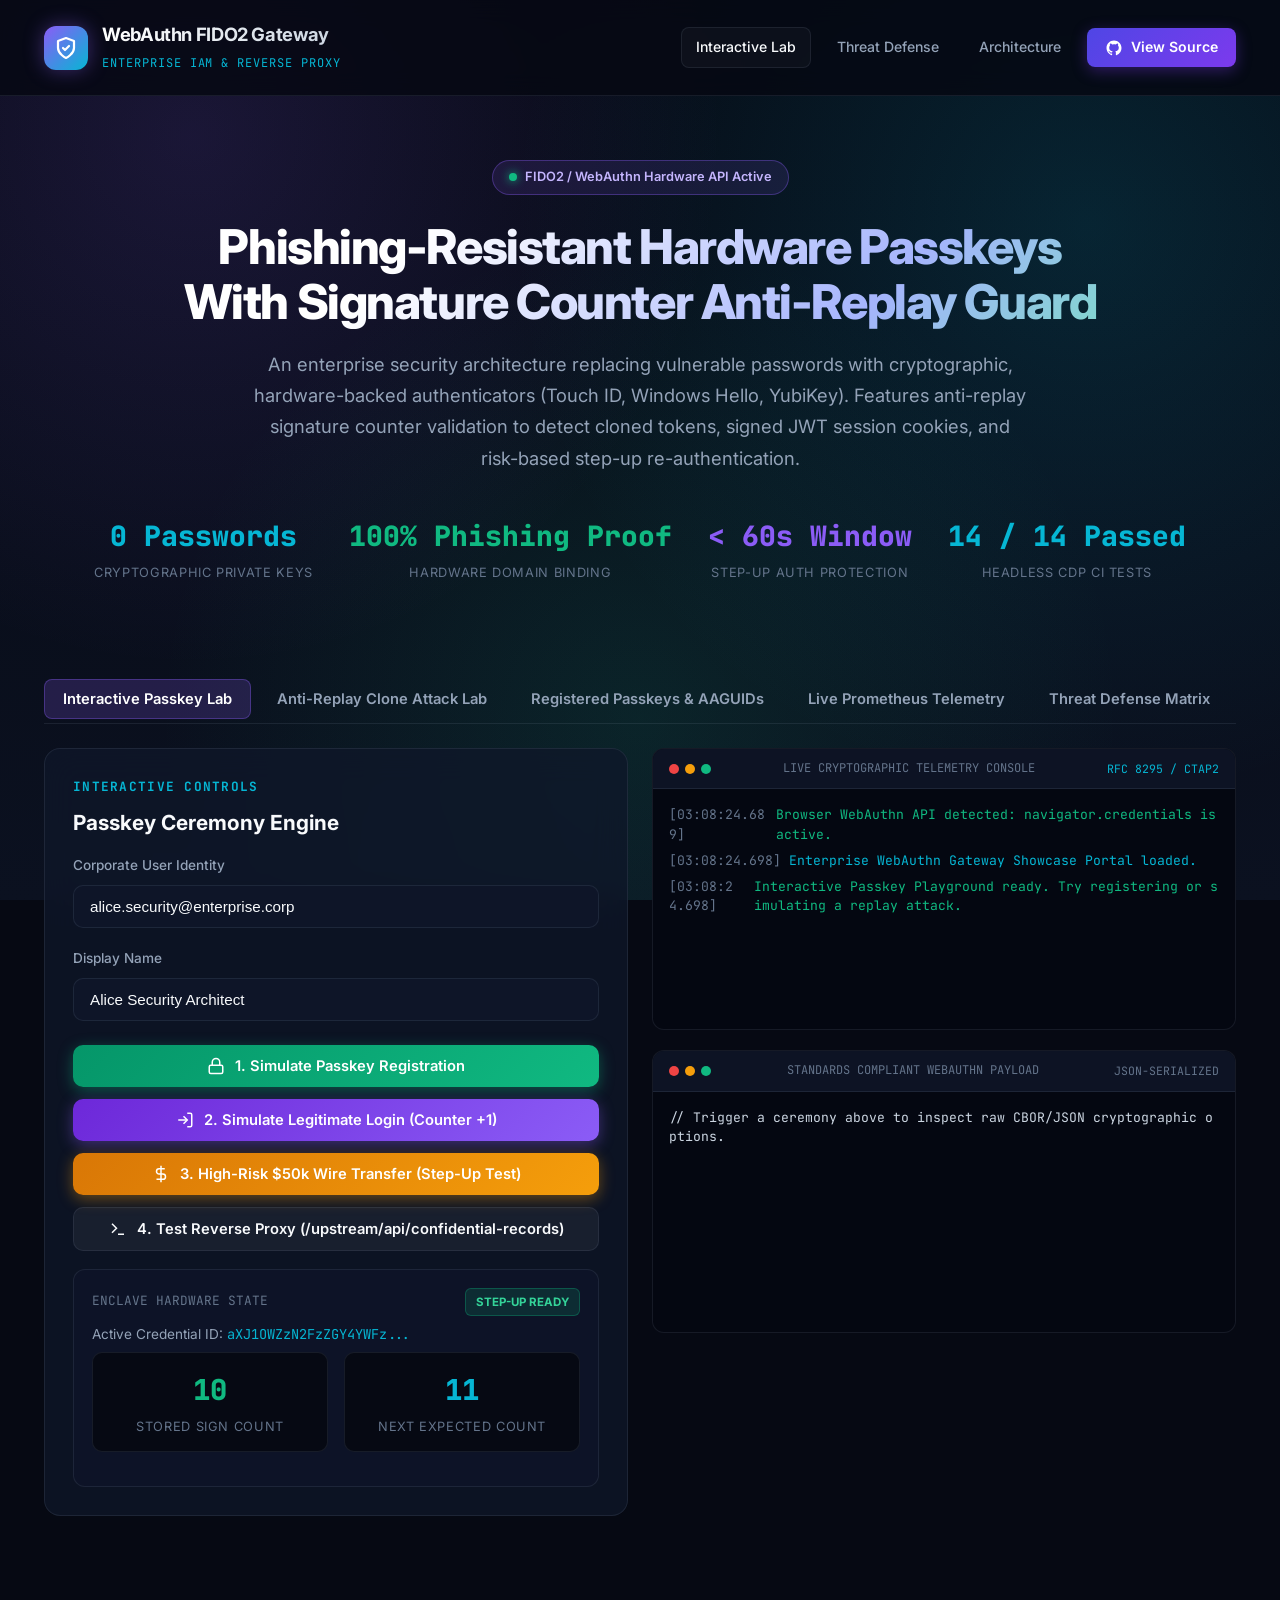
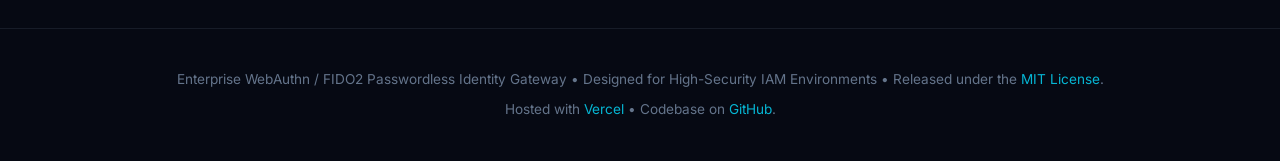
<file: portal/index.html>
<!DOCTYPE html>
<html lang="en">
<head>
  <meta charset="UTF-8">
  <meta name="viewport" content="width=device-width, initial-scale=1.0">
  <title>Enterprise WebAuthn / FIDO2 Identity Gateway — Interactive Showcase</title>
  <meta name="description" content="Production-ready FIDO2 / WebAuthn Level 3 Relying Party backend, anti-replay signature counter verification, step-up auth, and reverse proxy gateway.">
  <link rel="preconnect" href="https://fonts.googleapis.com">
  <link rel="preconnect" href="https://fonts.gstatic.com" crossorigin>
  <link href="https://fonts.googleapis.com/css2?family=Inter:wght@400;500;600;700;800&family=JetBrains+Mono:wght@400;500;600;700&display=swap" rel="stylesheet">
  <link rel="stylesheet" href="styles.css">
</head>
<body>
  <!-- Navigation Header -->
  <header class="navbar">
    <div class="container" style="display: flex; justify-content: space-between; align-items: center; width: 100%;">
      <div class="brand">
        <div class="brand-icon">
          <svg width="24" height="24" viewBox="0 0 24 24" fill="none" stroke="white" stroke-width="2.2" stroke-linecap="round" stroke-linejoin="round">
            <path d="M12 22s8-4 8-10V5l-8-3-8 3v7c0 6 8 10 8 10z"/>
            <path d="M9 12l2 2 4-4"/>
          </svg>
        </div>
        <div class="brand-text">
          <h1>WebAuthn FIDO2 Gateway</h1>
          <span>Enterprise IAM & Reverse Proxy</span>
        </div>
      </div>

      <nav class="nav-links">
        <a href="#playground" class="nav-link active">Interactive Lab</a>
        <a href="#threat-matrix" class="nav-link">Threat Defense</a>
        <a href="#architecture" class="nav-link">Architecture</a>
        <a href="https://github.com/ravishkarathnayaka/Enterprise-WebAuthn-FIDO2-Passwordless-Identity-Gateway." target="_blank" rel="noopener noreferrer" class="nav-btn">
          <svg width="18" height="18" viewBox="0 0 24 24" fill="currentColor">
            <path fill-rule="evenodd" clip-rule="evenodd" d="M12 2C6.477 2 2 6.484 2 12.017c0 4.425 2.865 8.18 6.839 9.504.5.092.682-.217.682-.483 0-.237-.008-.868-.013-1.703-2.782.605-3.369-1.343-3.369-1.343-.454-1.158-1.11-1.466-1.11-1.466-.908-.62.069-.608.069-.608 1.003.07 1.53 1.032 1.53 1.032.892 1.53 2.341 1.088 2.91.832.092-.647.35-1.088.636-1.338-2.22-.253-4.555-1.113-4.555-4.951 0-1.093.39-1.988 1.029-2.688-.103-.253-.446-1.272.098-2.65 0 0 .84-.27 2.75 1.026A9.564 9.564 0 0112 6.844c.85.004 1.705.115 2.504.337 1.909-1.296 2.747-1.027 2.747-1.027.546 1.379.202 2.398.1 2.651.64.7 1.028 1.595 1.028 2.688 0 3.848-2.339 4.695-4.566 4.943.359.309.678.92.678 1.855 0 1.338-.012 2.419-.012 2.747 0 .268.18.58.688.482A10.019 10.019 0 0022 12.017C22 6.484 17.522 2 12 2z"/>
          </svg>
          View Source
        </a>
      </nav>
    </div>
  </header>

  <!-- Hero Section -->
  <section class="hero">
    <div class="container">
      <div class="pill-badge">
        <span class="pulse-dot"></span>
        <span id="browserWebAuthnPill">FIDO2 / WebAuthn Level 3 Standard Active</span>
      </div>
      <h2>Phishing-Resistant Hardware Passkeys<br>With Signature Counter Anti-Replay Guard</h2>
      <p>
        An enterprise security architecture replacing vulnerable passwords with cryptographic, hardware-backed authenticators (Touch ID, Windows Hello, YubiKey). Features anti-replay signature counter validation to detect cloned tokens, signed JWT session cookies, and risk-based step-up re-authentication.
      </p>

      <div class="hero-stats">
        <div class="stat-item">
          <div class="stat-value cyan">0 Passwords</div>
          <div class="stat-label">Cryptographic Private Keys</div>
        </div>
        <div class="stat-item">
          <div class="stat-value emerald">100% Phishing Proof</div>
          <div class="stat-label">Hardware Domain Binding</div>
        </div>
        <div class="stat-item">
          <div class="stat-value violet">&lt; 60s Window</div>
          <div class="stat-label">Step-Up Auth Protection</div>
        </div>
        <div class="stat-item">
          <div class="stat-value cyan">14 / 14 Passed</div>
          <div class="stat-label">Headless CDP CI Tests</div>
        </div>
      </div>
    </div>
  </section>

  <!-- Main Interactive Section -->
  <main class="section" id="playground">
    <div class="container">
      <!-- Tab Controls -->
      <div class="tabs">
        <button class="tab-btn active" data-tab="playground">Interactive Passkey Lab</button>
        <button class="tab-btn" data-tab="counter-lab">Anti-Replay Clone Attack Lab</button>
        <button class="tab-btn" data-tab="credentials">Registered Passkeys & AAGUIDs</button>
        <button class="tab-btn" data-tab="telemetry">Live Prometheus Telemetry</button>
        <button class="tab-btn" data-tab="threat-matrix">Threat Defense Matrix</button>
        <button class="tab-btn" data-tab="architecture">Microservice Architecture</button>
      </div>

      <!-- TAB 1: INTERACTIVE PASSKEY LAB -->
      <div class="tab-content" id="tab-playground">
        <div class="grid-2">
          <!-- Controls Panel -->
          <div class="glass-card">
            <span class="section-tag">Interactive Controls</span>
            <h3 style="font-size: 1.3rem; margin-bottom: 16px;">Passkey Ceremony Engine</h3>
            
            <div class="playground-control">
              <label for="simUsername">Corporate User Identity</label>
              <input type="text" id="simUsername" class="input-field" value="alice.security@enterprise.corp">
            </div>
            
            <div class="playground-control">
              <label for="simDisplayName">Display Name</label>
              <input type="text" id="simDisplayName" class="input-field" value="Alice Security Architect">
            </div>

            <div style="margin-top: 24px; display: flex; flex-direction: column; gap: 12px;">
              <button class="cyber-btn cyber-btn-emerald" id="btnSimRegister">
                <svg width="18" height="18" viewBox="0 0 24 24" fill="none" stroke="currentColor" stroke-width="2">
                  <rect x="3" y="11" width="18" height="11" rx="2" ry="2"/>
                  <path d="M7 11V7a5 5 0 0 1 10 0v4"/>
                </svg>
                1. Simulate Passkey Registration
              </button>

              <button class="cyber-btn cyber-btn-violet" id="btnSimAuth">
                <svg width="18" height="18" viewBox="0 0 24 24" fill="none" stroke="currentColor" stroke-width="2">
                  <path d="M15 3h4a2 2 0 0 1 2 2v14a2 2 0 0 1-2 2h-4"/>
                  <polyline points="10 17 15 12 10 7"/>
                  <line x1="15" y1="12" x2="3" y2="12"/>
                </svg>
                2. Simulate Legitimate Login (Counter +1)
              </button>

              <button class="cyber-btn cyber-btn-amber" id="btnSimTransfer">
                <svg width="18" height="18" viewBox="0 0 24 24" fill="none" stroke="currentColor" stroke-width="2">
                  <line x1="12" y1="1" x2="12" y2="23"/>
                  <path d="M17 5H9.5a3.5 3.5 0 0 0 0 7h5a3.5 3.5 0 0 1 0 7H6"/>
                </svg>
                3. High-Risk $50k Wire Transfer (Step-Up Test)
              </button>

              <button class="cyber-btn cyber-btn-outline" id="btnSimUpstream">
                <svg width="18" height="18" viewBox="0 0 24 24" fill="none" stroke="currentColor" stroke-width="2">
                  <path d="M4 17l6-6-6-6"/>
                  <path d="M12 19h8"/>
                </svg>
                4. Test Reverse Proxy (/upstream/api/confidential-records)
              </button>
            </div>

            <!-- Active Passkey State Chip -->
            <div class="counter-box">
              <div style="display: flex; justify-content: space-between; align-items: center; margin-bottom: 8px;">
                <span style="font-size: 0.8rem; color: var(--text-muted); font-family: var(--font-mono);">ENCLAVE HARDWARE STATE</span>
                <span id="stepUpIndicator" class="threat-badge badge-defense" style="margin: 0;">
                  <span id="stepUpTimeText">Step-Up Ready</span>
                </span>
              </div>
              <div style="font-size: 0.85rem; color: var(--text-secondary); margin-bottom: 6px;">
                Active Credential ID: <span id="activeCredId" style="font-family: var(--font-mono); color: var(--accent-cyan);">aXJ1OWZzN2FzZGY4YWFz...</span>
              </div>
              <div class="counter-grid">
                <div class="counter-stat green">
                  <div class="num" id="storedCounterDisplay">10</div>
                  <div class="stat-label">Stored Sign Count</div>
                </div>
                <div class="counter-stat">
                  <div class="num" id="incomingCounterDisplay" style="color: var(--accent-cyan);">11</div>
                  <div class="stat-label">Next Expected Count</div>
                </div>
              </div>
            </div>
          </div>

          <!-- Cryptographic Terminal & Payload Inspector -->
          <div style="display: flex; flex-direction: column; gap: 20px;">
            <!-- Live Cryptographic Telemetry -->
            <div class="code-window">
              <div class="code-header">
                <div class="window-dots">
                  <div class="dot dot-red"></div>
                  <div class="dot dot-yellow"></div>
                  <div class="dot dot-green"></div>
                </div>
                <div class="window-title">LIVE CRYPTOGRAPHIC TELEMETRY CONSOLE</div>
                <div style="color: var(--accent-cyan); font-size: 0.72rem;">RFC 8295 / CTAP2</div>
              </div>
              <div class="code-content" id="terminalOutput" style="height: 240px;"></div>
            </div>

            <!-- JSON Payload Inspector -->
            <div class="code-window">
              <div class="code-header">
                <div class="window-dots">
                  <div class="dot dot-red"></div>
                  <div class="dot dot-yellow"></div>
                  <div class="dot dot-green"></div>
                </div>
                <div class="window-title">STANDARDS COMPLIANT WEBAUTHN PAYLOAD</div>
                <div style="color: var(--text-muted); font-size: 0.72rem;">JSON-SERIALIZED</div>
              </div>
              <div class="code-content" id="payloadViewer" style="height: 240px;">// Trigger a ceremony above to inspect raw CBOR/JSON cryptographic options.</div>
            </div>
          </div>
        </div>
      </div>

      <!-- TAB 2: ANTI-REPLAY ATTACK LAB -->
      <div class="tab-content" id="tab-counter-lab" style="display: none;">
        <div class="grid-2">
          <div class="glass-card">
            <span class="section-tag">Anti-Clone Defense</span>
            <h3 style="font-size: 1.3rem; margin-bottom: 14px;">Simulate FIDO2 Token Cloning & Replay Attack</h3>
            <p style="color: var(--text-secondary); font-size: 0.95rem; margin-bottom: 20px;">
              Physical FIDO2 hardware authenticators maintain an internal monotonic counter incremented every time a user touches the sensor. If an attacker clones a virtual key or intercepts an assertion, the received counter will be <strong>equal to or lower</strong> than the stored counter.
            </p>

            <button class="cyber-btn" style="background: linear-gradient(135deg, #e11d48, #f43f5e); color: white; width: 100%; box-shadow: 0 4px 15px rgba(244, 63, 94, 0.4);" id="btnSimReplay">
              <svg width="18" height="18" viewBox="0 0 24 24" fill="none" stroke="currentColor" stroke-width="2">
                <path d="M10.29 3.86L1.82 18a2 2 0 0 0 1.71 3h16.94a2 2 0 0 0 1.71-3L13.71 3.86a2 2 0 0 0-3.42 0z"/>
                <line x1="12" y1="9" x2="12" y2="13"/>
                <line x1="12" y1="17" x2="12.01" y2="17"/>
              </svg>
              Execute Cloned Key Replay Attack (Counter Frozen: 10 ➔ 10)
            </button>

            <div class="counter-box" style="margin-top: 24px;">
              <h4 style="font-size: 0.95rem; margin-bottom: 10px; color: var(--accent-rose);">Gateway Enforcement Rule (Section 7.2 WebAuthn):</h4>
              <pre style="font-family: var(--font-mono); font-size: 0.8rem; color: #cbd5e1; line-height: 1.6;">
if (incoming_sign_count &lt;= stored_sign_count and stored_sign_count &gt; 0):
    raise CounterReplayError(
        "Cloned authenticator or replay attack detected!"
    )
# HTTP 403 Forbidden + Audit Log Alert
              </pre>
            </div>
          </div>

          <div class="glass-card">
            <span class="section-tag">Forensic Audit Output</span>
            <h3 style="font-size: 1.3rem; margin-bottom: 14px;">Real-Time Defense Log</h3>
            <div class="code-window">
              <div class="code-content" style="height: 380px; color: #fca5a5;">
[SECURITY ALERT] FIDO2 Counter Replay / Clone Attack detected!
Credential ID: aXJ1OWZzN2FzZGY4YWFzZGZhc2Rm...
Stored sign_count: 10 | Received sign_count: 10
Result: REJECTED with HTTP 403 FORBIDDEN

{
  "error": "counter_replay_detected",
  "message": "Potential cloned authenticator or replay attack detected. Signature counter not incremented.",
  "stored_counter": 10,
  "received_counter": 10,
  "action_taken": "Session Revoked & Threat Telemetry Dispatched"
}
              </div>
            </div>
          </div>
        </div>
      </div>

      <!-- TAB: REGISTERED PASSKEYS & AAGUID MANAGER -->
      <div class="tab-content" id="tab-credentials" style="display: none;">
        <div style="display: flex; justify-content: space-between; align-items: center; margin-bottom: 20px;">
          <div>
            <span class="section-tag">Passkey Management</span>
            <h3 style="font-size: 1.3rem;">Registered Enterprise Passkeys & Authenticator Attestations</h3>
            <p style="color: var(--text-secondary); font-size: 0.95rem;">
              Enforce cryptographic hardware provenance using FIDO2 Authenticator Attestation GUIDs (AAGUIDs) and manage active user authenticators.
            </p>
          </div>
          <button class="cyber-btn cyber-btn-emerald" id="btnAddDemoKey" style="white-space: nowrap;">
            <svg width="18" height="18" viewBox="0 0 24 24" fill="none" stroke="currentColor" stroke-width="2">
              <circle cx="12" cy="12" r="10"/>
              <line x1="12" y1="8" x2="12" y2="16"/>
              <line x1="8" y1="12" x2="16" y2="12"/>
            </svg>
            Enroll Hardware Key
          </button>
        </div>

        <div id="credentialsListGrid" class="grid-2">
          <!-- Populated by JavaScript renderCredentials() -->
        </div>
      </div>

      <!-- TAB 3: THREAT DEFENSE MATRIX -->
      <div class="tab-content" id="tab-threat-matrix" style="display: none;">
        <div class="grid-3">
          <div class="threat-card">
            <div class="threat-badge badge-defense">Phishing Resistant</div>
            <h3>Origin & Domain Binding</h3>
            <p>Authenticators cryptographically bind signatures to the verified TLS origin (e.g. <code>localhost:8000</code>). Fake phishing domains cannot harvest credentials because the authenticator refuses to sign mismatched origins.</p>
          </div>

          <div class="threat-card">
            <div class="threat-badge badge-defense">Zero Passwords</div>
            <h3>Public-Key Asymmetric Crypto</h3>
            <p>Private keys never leave the hardware secure enclave. Servers only store public keys (ES256/RS256). Even if the gateway database is breached, no passwords or private keys can be stolen.</p>
          </div>

          <div class="threat-card">
            <div class="threat-badge badge-defense">Anti-Cloning</div>
            <h3>Monotonic Signature Counters</h3>
            <p>Hardware authenticators increment a tamper-proof counter on every assertion. Cloned keys or replayed messages are detected and rejected instantly by the Relying Party.</p>
          </div>

          <div class="threat-card">
            <div class="threat-badge badge-defense">Single-Use Nonces</div>
            <h3>Transient Challenge TTL</h3>
            <p>Cryptographic challenges expire within 120 seconds and are atomically deleted upon consumption, preventing transaction replay attacks across network channels.</p>
          </div>

          <div class="threat-card">
            <div class="threat-badge badge-defense">Step-Up Auth</div>
            <h3>60-Second Re-Auth Window</h3>
            <p>High-risk corporate operations (e.g. wire transfers or secret key exports) mandate a fresh hardware biometric assertion executed within the previous 60 seconds.</p>
          </div>

          <div class="threat-card">
            <div class="threat-badge badge-defense">Perimeter Security</div>
            <h3>Reverse Proxy Identity Injection</h3>
            <p>The gateway verifies sessions before routing to upstream microservices, stripping caller cookies and injecting trusted identity headers (<code>X-Authenticated-User</code>, <code>X-User-Verified</code>).</p>
          </div>
        </div>
      </div>

      <!-- TAB 4: ARCHITECTURE -->
      <div class="tab-content" id="tab-architecture" style="display: none;">
        <div class="glass-card">
          <span class="section-tag">System Design</span>
          <h3 style="font-size: 1.3rem; margin-bottom: 16px;">Zero-Trust Microservice Gateway Topology</h3>
          <div class="code-window" style="padding: 20px;">
            <pre style="color: #cbd5e1; font-family: var(--font-mono); font-size: 0.85rem; line-height: 1.6;">
[ Client / Browser ] 
       │ 
       │ (1) navigator.credentials.create() / get()
       ▼
┌────────────────────────────────────────────────────────────────────────┐
│               GATEWAY RELYING PARTY & REVERSE PROXY (Port 8000)        │
│                                                                        │
│   • Registration & Assertion Handlers (py_webauthn 3.0.0)              │
│   • Transient Challenge Store (Redis / Memory TTL Cache)               │
│   • Monotonic Signature Counter Replay Guard                           │
│   • Session Token Mint (Signed JWT / HttpOnly Cookie)                  │
│   • Reverse Proxy Middleware (auth_proxy.py)                           │
└──────────────────────────────────┬─────────────────────────────────────┘
                                   │ 
                                   │ (2) Injected Identity Assertions:
                                   │     - X-Authenticated-User
                                   │     - X-Passkey-Credential-Id
                                   │     - X-User-Verified: true
                                   ▼
┌────────────────────────────────────────────────────────────────────────┐
│               PROTECTED UPSTREAM MICROSERVICE (Port 8001)              │
│                                                                        │
│   • /api/confidential-records (SOC 2, HSM Keys, Corporate Ledgers)     │
│   • /api/admin/transfer (Step-Up Wire Transfers)                       │
└────────────────────────────────────────────────────────────────────────┘
            </pre>
          </div>
        </div>
      </div>

      <!-- TAB: PROMETHEUS TELEMETRY & OBSERVABILITY -->
      <div class="tab-content" id="tab-telemetry" style="display: none;">
        <div style="display: flex; justify-content: space-between; align-items: center; margin-bottom: 20px;">
          <div>
            <span class="section-tag">Observability & SIEM</span>
            <h3 style="font-size: 1.3rem;">Real-Time Prometheus Telemetry & Performance Metrics</h3>
            <p style="color: var(--text-secondary); font-size: 0.95rem;">
              Scraped from <code>/metrics</code> endpoint for monitoring ceremony rates, anti-replay alerts, and P95 latency distributions.
            </p>
          </div>
          <button class="cyber-btn cyber-btn-cyan" id="btnRefreshMetrics" style="white-space: nowrap;">
            <svg width="18" height="18" viewBox="0 0 24 24" fill="none" stroke="currentColor" stroke-width="2">
              <polyline points="23 4 23 10 17 10"/>
              <polyline points="1 20 1 14 7 14"/>
              <path d="M3.51 9a9 9 0 0 1 14.85-3.36L23 10M1 14l4.64 4.36A9 9 0 0 0 20.49 15"/>
            </svg>
            Scrape /metrics
          </button>
        </div>

        <div class="hero-stats" style="margin-top: 0; margin-bottom: 24px; justify-content: space-between;">
          <div class="glass-card stat-item" style="flex: 1; min-width: 180px; padding: 18px;">
            <div class="stat-value cyan" id="metricHttpTotal">142</div>
            <div class="stat-label">HTTP Requests Total</div>
          </div>
          <div class="glass-card stat-item" style="flex: 1; min-width: 180px; padding: 18px;">
            <div class="stat-value emerald" id="metricAuthSuccess">68</div>
            <div class="stat-label">Successful FIDO2 Logins</div>
          </div>
          <div class="glass-card stat-item" style="flex: 1; min-width: 180px; padding: 18px;">
            <div class="stat-value" id="metricReplayViolations" style="color: var(--accent-rose);">3</div>
            <div class="stat-label">Replay Violations Blocked</div>
          </div>
          <div class="glass-card stat-item" style="flex: 1; min-width: 180px; padding: 18px;">
            <div class="stat-value violet" id="metricLatencyP95">18 ms</div>
            <div class="stat-label">P95 Verification Latency</div>
          </div>
        </div>

        <div class="grid-2">
          <div class="glass-card">
            <span class="section-tag">Metrics Collector Breakdown</span>
            <h4 style="font-size: 1.1rem; margin-bottom: 14px;">Active Telemetry Counters</h4>
            <div style="display: flex; flex-direction: column; gap: 12px; font-size: 0.9rem;">
              <div style="display: flex; justify-content: space-between; padding: 8px 12px; background: rgba(0,0,0,0.3); border-radius: 6px;">
                <span><code>webauthn_registration_requests_total</code></span>
                <span class="threat-badge badge-defense" id="metricRegTotal">24</span>
              </div>
              <div style="display: flex; justify-content: space-between; padding: 8px 12px; background: rgba(0,0,0,0.3); border-radius: 6px;">
                <span><code>webauthn_authentication_attempts{status="success"}</code></span>
                <span class="threat-badge badge-defense" id="metricAuthSuccessCount">68</span>
              </div>
              <div style="display: flex; justify-content: space-between; padding: 8px 12px; background: rgba(0,0,0,0.3); border-radius: 6px;">
                <span><code>webauthn_counter_replay_violations_total</code></span>
                <span class="threat-badge" style="background: rgba(244, 63, 94, 0.2); color: #fca5a5;" id="metricReplayCount">3</span>
              </div>
              <div style="display: flex; justify-content: space-between; padding: 8px 12px; background: rgba(0,0,0,0.3); border-radius: 6px;">
                <span><code>webauthn_step_up_challenges{status="authorized"}</code></span>
                <span class="threat-badge badge-defense" id="metricStepUpCount">19</span>
              </div>
            </div>
          </div>

          <div class="code-window">
            <div class="code-header">
              <div class="window-dots">
                <div class="dot dot-red"></div>
                <div class="dot dot-yellow"></div>
                <div class="dot dot-green"></div>
              </div>
              <div class="window-title">RAW PROMETHEUS /metrics TEXT EXPORT</div>
              <div style="color: var(--accent-cyan); font-size: 0.72rem;">TEXT/PLAIN</div>
            </div>
            <div class="code-content" id="rawPrometheusMetrics" style="height: 300px; font-size: 0.8rem;"></div>
          </div>
        </div>
      </div>
    </div>
  </main>

  <!-- Footer -->
  <footer>
    <div class="container">
      <p>
        Enterprise WebAuthn / FIDO2 Passwordless Identity Gateway &bull;
        Designed for High-Security IAM Environments &bull;
        Released under the <a href="https://opensource.org/licenses/MIT" target="_blank">MIT License</a>.
      </p>
      <p style="margin-top: 8px;">
        Hosted with <a href="https://vercel.com" target="_blank">Vercel</a> &bull;
        Codebase on <a href="https://github.com/ravishkarathnayaka/Enterprise-WebAuthn-FIDO2-Passwordless-Identity-Gateway." target="_blank">GitHub</a>.
      </p>
    </div>
  </footer>

  <script src="app.js"></script>
</body>
</html>
</file>
<file: portal/styles.css>
/* ==========================================================================
   Deep Cyber Quartz / Electric Violet & Emerald Defense Theme
   Enterprise FIDO2 / WebAuthn Showcase Web Portal
   ========================================================================== */

:root {
  --bg-space: #060913;
  --bg-card: rgba(15, 23, 42, 0.75);
  --bg-card-hover: rgba(30, 41, 59, 0.85);
  --bg-glass: rgba(255, 255, 255, 0.03);
  --border-subtle: rgba(148, 163, 184, 0.12);
  --border-glow: rgba(139, 92, 246, 0.35);
  --border-emerald: rgba(16, 185, 129, 0.35);
  --border-cyan: rgba(6, 182, 212, 0.35);

  --accent-cyan: #06b6d4;
  --accent-cyan-glow: rgba(6, 182, 212, 0.4);
  --accent-violet: #8b5cf6;
  --accent-violet-glow: rgba(139, 92, 246, 0.4);
  --accent-emerald: #10b981;
  --accent-emerald-glow: rgba(16, 185, 129, 0.4);
  --accent-amber: #f59e0b;
  --accent-rose: #f43f5e;

  --text-primary: #f8fafc;
  --text-secondary: #94a3b8;
  --text-muted: #64748b;
  --font-sans: 'Inter', -apple-system, BlinkMacSystemFont, 'Segoe UI', Roboto, sans-serif;
  --font-mono: 'JetBrains Mono', ui-monospace, SFMono-Regular, Menlo, monospace;
}

* {
  box-sizing: border-box;
  margin: 0;
  padding: 0;
}

body {
  background-color: var(--bg-space);
  background-image: 
    radial-gradient(circle at 15% 15%, rgba(139, 92, 246, 0.15) 0%, transparent 40%),
    radial-gradient(circle at 85% 25%, rgba(6, 182, 212, 0.15) 0%, transparent 45%),
    radial-gradient(circle at 50% 80%, rgba(16, 185, 129, 0.12) 0%, transparent 50%),
    linear-gradient(180deg, #060913 0%, #0b1120 100%);
  background-attachment: fixed;
  color: var(--text-primary);
  font-family: var(--font-sans);
  line-height: 1.6;
  min-height: 100vh;
  overflow-x: hidden;
}

/* Container */
.container {
  max-width: 1240px;
  margin: 0 auto;
  padding: 0 24px;
}

/* Navigation Header */
.navbar {
  display: flex;
  justify-content: space-between;
  align-items: center;
  padding: 20px 0;
  border-bottom: 1px solid var(--border-subtle);
  position: sticky;
  top: 0;
  background: rgba(6, 9, 19, 0.85);
  backdrop-filter: blur(12px);
  z-index: 100;
}

.brand {
  display: flex;
  align-items: center;
  gap: 14px;
}

.brand-icon {
  width: 44px;
  height: 44px;
  border-radius: 12px;
  background: linear-gradient(135deg, var(--accent-violet), var(--accent-cyan));
  display: flex;
  align-items: center;
  justify-content: center;
  box-shadow: 0 0 20px var(--accent-violet-glow);
}

.brand-text h1 {
  font-size: 1.15rem;
  font-weight: 700;
  letter-spacing: -0.02em;
  background: linear-gradient(90deg, #ffffff, #cbd5e1);
  -webkit-background-clip: text;
  -webkit-text-fill-color: transparent;
}

.brand-text span {
  font-size: 0.75rem;
  color: var(--accent-cyan);
  font-family: var(--font-mono);
  text-transform: uppercase;
  letter-spacing: 0.08em;
}

.nav-links {
  display: flex;
  align-items: center;
  gap: 12px;
}

.nav-link {
  color: var(--text-secondary);
  text-decoration: none;
  font-size: 0.88rem;
  font-weight: 500;
  padding: 8px 14px;
  border-radius: 8px;
  transition: all 0.2s;
}

.nav-link:hover, .nav-link.active {
  color: var(--text-primary);
  background: var(--bg-glass);
  border: 1px solid var(--border-subtle);
}

.nav-btn {
  background: linear-gradient(135deg, #4f46e5, #7c3aed);
  color: white;
  padding: 8px 18px;
  border-radius: 8px;
  font-size: 0.88rem;
  font-weight: 600;
  text-decoration: none;
  display: inline-flex;
  align-items: center;
  gap: 8px;
  box-shadow: 0 4px 15px rgba(124, 58, 237, 0.35);
  transition: all 0.2s;
}

.nav-btn:hover {
  transform: translateY(-1px);
  box-shadow: 0 6px 20px rgba(124, 58, 237, 0.5);
}

/* Hero Section */
.hero {
  padding: 64px 0 48px;
  text-align: center;
}

.pill-badge {
  display: inline-flex;
  align-items: center;
  gap: 8px;
  padding: 6px 16px;
  background: rgba(139, 92, 246, 0.12);
  border: 1px solid var(--border-glow);
  border-radius: 100px;
  font-size: 0.8rem;
  font-weight: 600;
  color: #c4b5fd;
  margin-bottom: 24px;
}

.pulse-dot {
  width: 8px;
  height: 8px;
  background-color: var(--accent-emerald);
  border-radius: 50%;
  box-shadow: 0 0 10px var(--accent-emerald);
  animation: pulse 2s infinite;
}

@keyframes pulse {
  0% { transform: scale(0.95); box-shadow: 0 0 0 0 rgba(16, 185, 129, 0.7); }
  70% { transform: scale(1.15); box-shadow: 0 0 0 8px rgba(16, 185, 129, 0); }
  100% { transform: scale(0.95); box-shadow: 0 0 0 0 rgba(16, 185, 129, 0); }
}

.hero h2 {
  font-size: 3rem;
  font-weight: 800;
  letter-spacing: -0.03em;
  line-height: 1.15;
  margin-bottom: 20px;
  background: linear-gradient(135deg, #ffffff 30%, #a5b4fc 70%, #6ee7b7 100%);
  -webkit-background-clip: text;
  -webkit-text-fill-color: transparent;
}

.hero p {
  font-size: 1.15rem;
  color: var(--text-secondary);
  max-width: 780px;
  margin: 0 auto 36px;
  line-height: 1.7;
}

.hero-stats {
  display: flex;
  justify-content: center;
  gap: 36px;
  flex-wrap: wrap;
  margin-top: 40px;
}

.stat-item {
  text-align: center;
}

.stat-value {
  font-size: 1.75rem;
  font-weight: 800;
  color: var(--text-primary);
  font-family: var(--font-mono);
}

.stat-value.cyan { color: var(--accent-cyan); }
.stat-value.emerald { color: var(--accent-emerald); }
.stat-value.violet { color: var(--accent-violet); }

.stat-label {
  font-size: 0.8rem;
  color: var(--text-muted);
  text-transform: uppercase;
  letter-spacing: 0.05em;
  margin-top: 4px;
}

/* Section Common */
.section {
  padding: 48px 0;
}

.section-header {
  margin-bottom: 32px;
}

.section-tag {
  color: var(--accent-cyan);
  font-size: 0.8rem;
  font-weight: 700;
  text-transform: uppercase;
  letter-spacing: 0.1em;
  font-family: var(--font-mono);
  display: block;
  margin-bottom: 8px;
}

.section-title {
  font-size: 1.85rem;
  font-weight: 700;
  letter-spacing: -0.02em;
  color: var(--text-primary);
}

.section-subtitle {
  color: var(--text-secondary);
  font-size: 0.95rem;
  margin-top: 6px;
}

/* Glass Cards */
.glass-card {
  background: var(--bg-card);
  border: 1px solid var(--border-subtle);
  border-radius: 16px;
  padding: 28px;
  backdrop-filter: blur(16px);
  position: relative;
  transition: all 0.3s cubic-bezier(0.16, 1, 0.3, 1);
}

.glass-card:hover {
  border-color: var(--border-glow);
  box-shadow: 0 10px 30px rgba(0, 0, 0, 0.4), 0 0 20px rgba(139, 92, 246, 0.1);
}

/* Grid Layouts */
.grid-2 {
  display: grid;
  grid-template-columns: 1fr 1fr;
  gap: 24px;
}

.grid-3 {
  display: grid;
  grid-template-columns: repeat(3, 1fr);
  gap: 20px;
}

@media (max-width: 900px) {
  .grid-2, .grid-3 {
    grid-template-columns: 1fr;
  }
  .hero h2 {
    font-size: 2.2rem;
  }
}

/* Tab Navigation */
.tabs {
  display: flex;
  gap: 8px;
  border-bottom: 1px solid var(--border-subtle);
  margin-bottom: 24px;
  padding-bottom: 4px;
  overflow-x: auto;
}

.tab-btn {
  background: transparent;
  border: none;
  color: var(--text-secondary);
  font-family: var(--font-sans);
  font-size: 0.92rem;
  font-weight: 600;
  padding: 10px 18px;
  border-radius: 8px;
  cursor: pointer;
  transition: all 0.2s;
  white-space: nowrap;
}

.tab-btn:hover {
  color: var(--text-primary);
  background: var(--bg-glass);
}

.tab-btn.active {
  color: #ffffff;
  background: rgba(139, 92, 246, 0.2);
  border: 1px solid var(--border-glow);
}

/* Playground Panels */
.playground-control {
  margin-bottom: 20px;
}

.playground-control label {
  display: block;
  font-size: 0.85rem;
  color: var(--text-secondary);
  font-weight: 500;
  margin-bottom: 8px;
}

.input-field {
  width: 100%;
  padding: 12px 16px;
  background: rgba(15, 23, 42, 0.9);
  border: 1px solid var(--border-subtle);
  border-radius: 10px;
  color: var(--text-primary);
  font-size: 0.95rem;
  transition: all 0.2s;
}

.input-field:focus {
  outline: none;
  border-color: var(--accent-cyan);
  box-shadow: 0 0 15px var(--accent-cyan-glow);
}

.btn-row {
  display: flex;
  gap: 12px;
  flex-wrap: wrap;
}

.cyber-btn {
  padding: 12px 22px;
  border-radius: 10px;
  font-size: 0.92rem;
  font-weight: 600;
  font-family: var(--font-sans);
  cursor: pointer;
  display: inline-flex;
  align-items: center;
  justify-content: center;
  gap: 10px;
  border: none;
  transition: all 0.2s;
}

.cyber-btn-emerald {
  background: linear-gradient(135deg, #059669, #10b981);
  color: white;
  box-shadow: 0 4px 15px var(--accent-emerald-glow);
}

.cyber-btn-emerald:hover {
  transform: translateY(-2px);
  box-shadow: 0 6px 22px var(--accent-emerald-glow);
}

.cyber-btn-violet {
  background: linear-gradient(135deg, #6d28d9, #8b5cf6);
  color: white;
  box-shadow: 0 4px 15px var(--accent-violet-glow);
}

.cyber-btn-violet:hover {
  transform: translateY(-2px);
  box-shadow: 0 6px 22px var(--accent-violet-glow);
}

.cyber-btn-amber {
  background: linear-gradient(135deg, #d97706, #f59e0b);
  color: white;
  box-shadow: 0 4px 15px rgba(245, 158, 11, 0.4);
}

.cyber-btn-amber:hover {
  transform: translateY(-2px);
  box-shadow: 0 6px 22px rgba(245, 158, 11, 0.5);
}

.cyber-btn-outline {
  background: rgba(255, 255, 255, 0.05);
  border: 1px solid var(--border-subtle);
  color: var(--text-primary);
}

.cyber-btn-outline:hover {
  background: rgba(255, 255, 255, 0.1);
  border-color: var(--text-secondary);
}

/* Console & Code Viewers */
.code-window {
  background: #040711;
  border: 1px solid var(--border-subtle);
  border-radius: 12px;
  overflow: hidden;
  font-family: var(--font-mono);
  font-size: 0.82rem;
}

.code-header {
  background: rgba(15, 23, 42, 0.8);
  padding: 10px 16px;
  display: flex;
  justify-content: space-between;
  align-items: center;
  border-bottom: 1px solid var(--border-subtle);
}

.window-dots {
  display: flex;
  gap: 6px;
}

.dot {
  width: 10px;
  height: 10px;
  border-radius: 50%;
}
.dot-red { background: #ef4444; }
.dot-yellow { background: #f59e0b; }
.dot-green { background: #10b981; }

.window-title {
  color: var(--text-muted);
  font-size: 0.75rem;
}

.code-content {
  padding: 16px;
  max-height: 280px;
  overflow-y: auto;
  color: #cbd5e1;
  line-height: 1.5;
  white-space: pre-wrap;
  word-break: break-all;
}

/* Terminal logs */
.terminal-entry {
  margin-bottom: 6px;
  display: flex;
  gap: 8px;
}

.terminal-entry .ts { color: var(--text-muted); }
.terminal-entry.info .msg { color: var(--accent-cyan); }
.terminal-entry.success .msg { color: var(--accent-emerald); }
.terminal-entry.warning .msg { color: var(--accent-amber); }
.terminal-entry.danger .msg { color: var(--accent-rose); }

/* Counter Replay Interactive Demo Card */
.counter-box {
  background: rgba(15, 23, 42, 0.6);
  border: 1px solid var(--border-subtle);
  border-radius: 12px;
  padding: 18px;
  margin-top: 18px;
}

.counter-grid {
  display: grid;
  grid-template-columns: 1fr 1fr;
  gap: 16px;
  margin-bottom: 16px;
}

.counter-stat {
  background: #060913;
  padding: 14px;
  border-radius: 10px;
  border: 1px solid var(--border-subtle);
  text-align: center;
}

.counter-stat .num {
  font-size: 1.8rem;
  font-weight: 800;
  font-family: var(--font-mono);
}

.counter-stat.green .num { color: var(--accent-emerald); }
.counter-stat.red .num { color: var(--accent-rose); }

/* Threat Matrix Cards */
.threat-card {
  background: var(--bg-card);
  border: 1px solid var(--border-subtle);
  border-radius: 14px;
  padding: 22px;
  transition: all 0.2s;
}

.threat-card:hover {
  border-color: var(--border-cyan);
  transform: translateY(-2px);
}

.threat-badge {
  display: inline-block;
  padding: 4px 10px;
  border-radius: 6px;
  font-size: 0.72rem;
  font-weight: 700;
  text-transform: uppercase;
  margin-bottom: 12px;
}

.badge-defense {
  background: rgba(16, 185, 129, 0.15);
  color: #34d399;
  border: 1px solid rgba(16, 185, 129, 0.3);
}

.threat-card h3 {
  font-size: 1.1rem;
  font-weight: 700;
  margin-bottom: 8px;
  color: var(--text-primary);
}

.threat-card p {
  color: var(--text-secondary);
  font-size: 0.88rem;
  line-height: 1.6;
}

/* Footer */
footer {
  border-top: 1px solid var(--border-subtle);
  padding: 40px 0;
  margin-top: 64px;
  color: var(--text-muted);
  font-size: 0.85rem;
  text-align: center;
}

footer a {
  color: var(--accent-cyan);
  text-decoration: none;
}

footer a:hover {
  text-decoration: underline;
}
</file>
